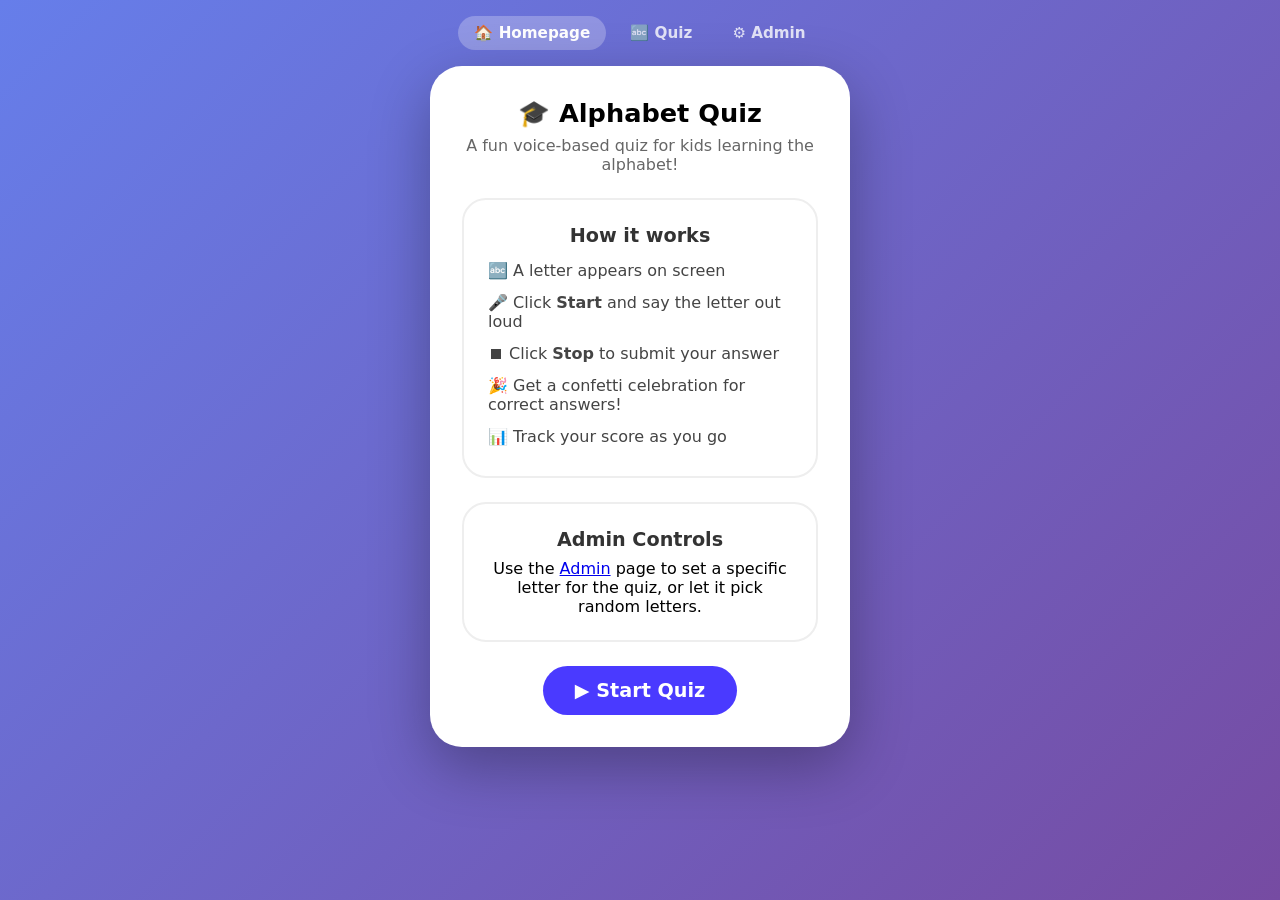
<file: index.html>
<!DOCTYPE html>
<html lang="en">
<head>
  <meta charset="UTF-8">
  <meta name="viewport" content="width=device-width, initial-scale=1.0">
  <title>Alphabet Quiz 🎓</title>
  <link rel="stylesheet" href="style.css">
</head>
<body>
  <nav class="navbar">
    <a href="index.html" class="nav-link active">🏠 Homepage</a>
    <a href="quiz.html" class="nav-link">🔤 Quiz</a>
    <a href="admin.html" class="nav-link">⚙️ Admin</a>
  </nav>

  <div class="container">
    <h1>🎓 Alphabet Quiz</h1>
    <p class="subtitle">A fun voice-based quiz for kids learning the alphabet!</p>

    <div class="card">
      <h2>How it works</h2>
      <ul class="feature-list">
        <li>🔤 A letter appears on screen</li>
        <li>🎤 Click <strong>Start</strong> and say the letter out loud</li>
        <li>⏹ Click <strong>Stop</strong> to submit your answer</li>
        <li>🎉 Get a confetti celebration for correct answers!</li>
        <li>📊 Track your score as you go</li>
      </ul>
    </div>

    <div class="card">
      <h2>Admin Controls</h2>
      <p>Use the <a href="admin.html">Admin</a> page to set a specific letter for the quiz, or let it pick random letters.</p>
    </div>

    <a href="quiz.html" class="start-quiz-btn">▶️ Start Quiz</a>
  </div>
</body>
</html>
</file>
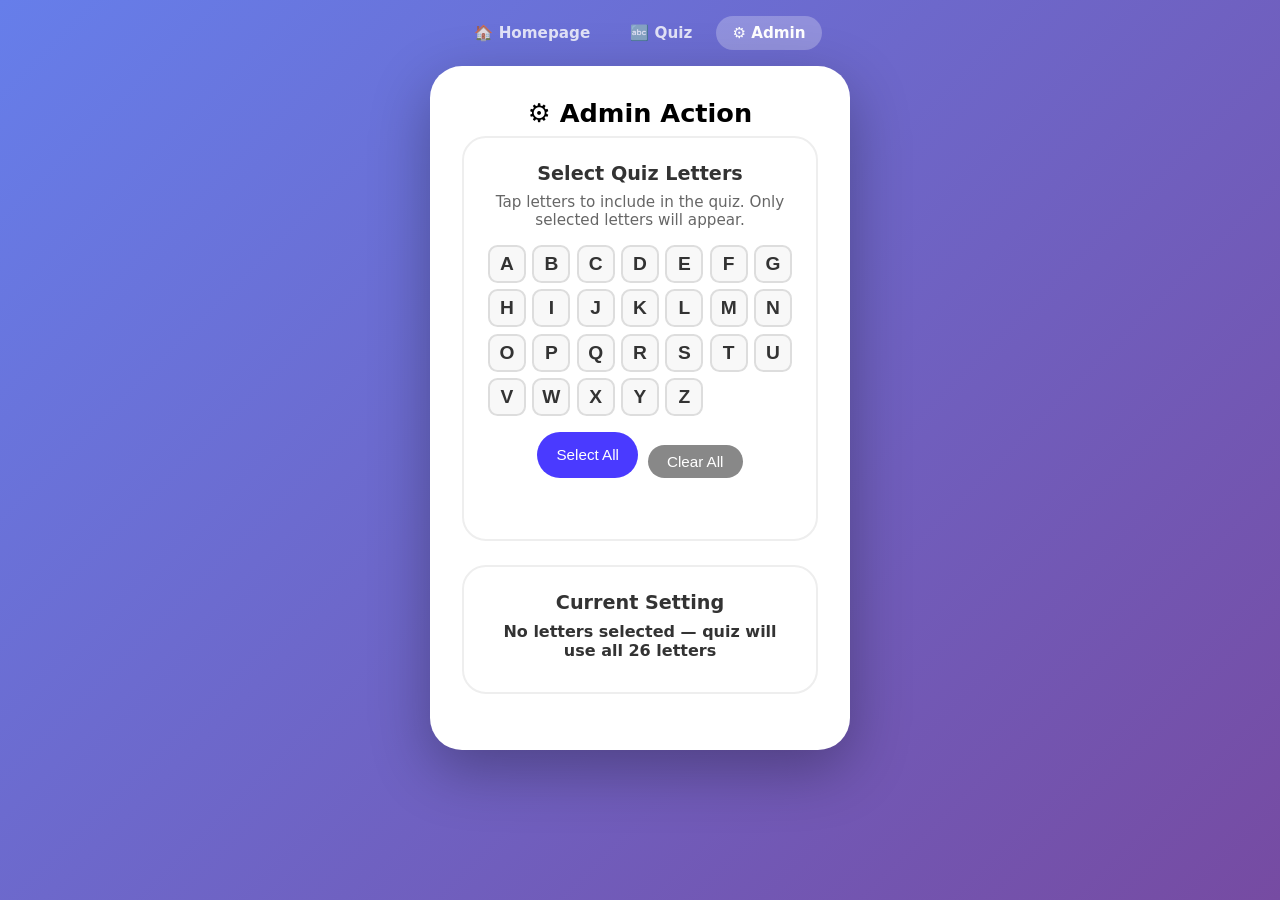
<file: admin.html>
<!DOCTYPE html>
<html lang="en">
<head>
  <meta charset="UTF-8">
  <meta name="viewport" content="width=device-width, initial-scale=1.0">
  <title>Admin - Alphabet Quiz 🎓</title>
  <link rel="stylesheet" href="style.css">
</head>
<body>
  <nav class="navbar">
    <a href="index.html" class="nav-link">🏠 Homepage</a>
    <a href="quiz.html" class="nav-link">🔤 Quiz</a>
    <a href="admin.html" class="nav-link active">⚙️ Admin</a>
  </nav>

  <div class="container">
    <h1>⚙️ Admin Action</h1>

    <div class="card">
      <h2>Select Quiz Letters</h2>
      <p class="admin-desc">Tap letters to include in the quiz. Only selected letters will appear.</p>
      <div id="alpha-board" class="alpha-board"></div>
      <div class="board-actions">
        <button id="select-all-btn" class="mic-btn start-btn small-btn">Select All</button>
        <button id="clear-btn" class="mic-btn clear-btn small-btn">Clear All</button>
      </div>
      <div id="admin-feedback" class="admin-feedback"></div>
    </div>

    <div class="card">
      <h2>Current Setting</h2>
      <p id="current-setting" class="current-setting"></p>
    </div>
  </div>

  <script src="admin.js"></script>
</body>
</html>
</file>
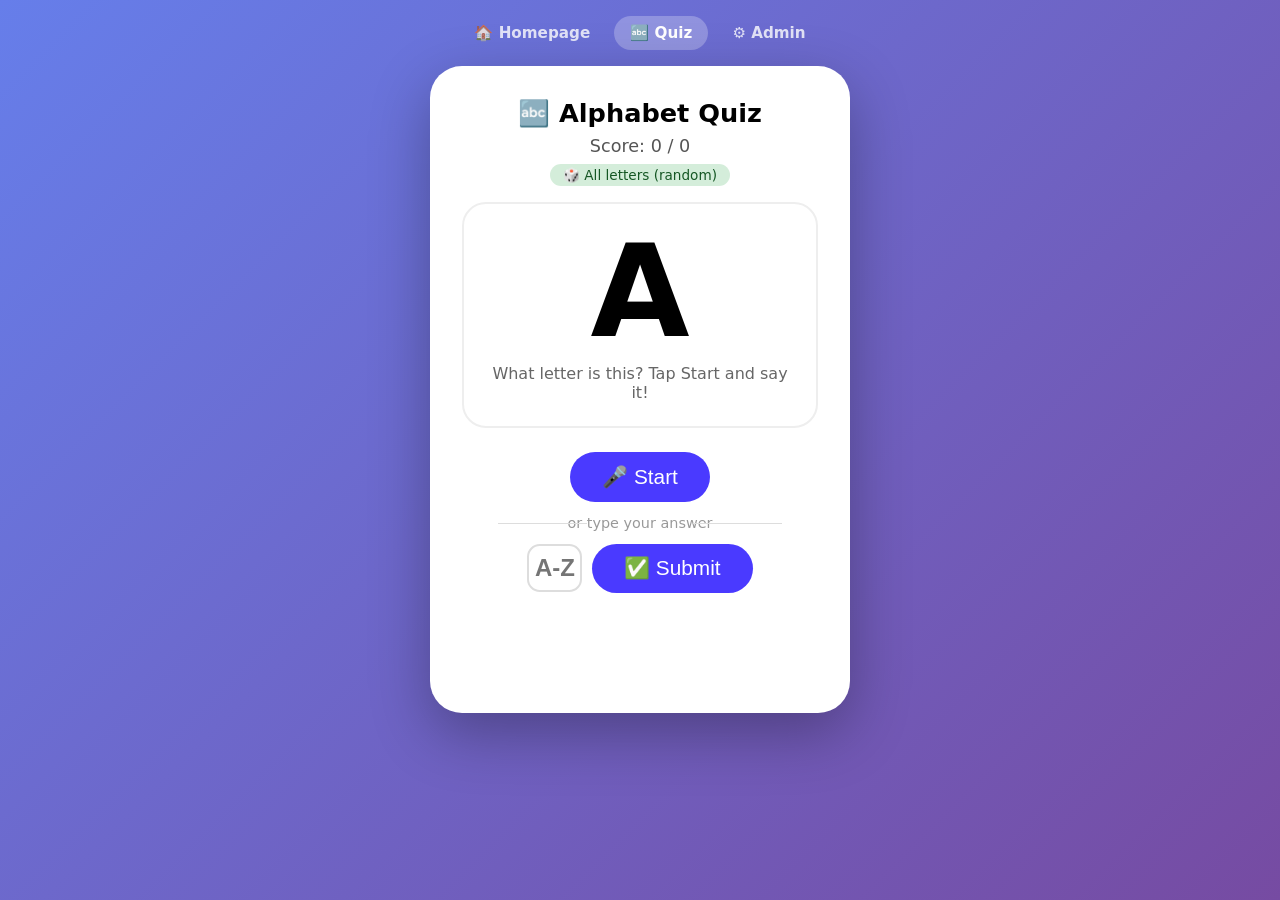
<file: quiz.html>
<!DOCTYPE html>
<html lang="en">
<head>
  <meta charset="UTF-8">
  <meta name="viewport" content="width=device-width, initial-scale=1.0">
  <title>Quiz - Alphabet Quiz 🎓</title>
  <link rel="stylesheet" href="style.css">
</head>
<body>
  <nav class="navbar">
    <a href="index.html" class="nav-link">🏠 Homepage</a>
    <a href="quiz.html" class="nav-link active">🔤 Quiz</a>
    <a href="admin.html" class="nav-link">⚙️ Admin</a>
  </nav>

  <div class="container">
    <h1>🔤 Alphabet Quiz</h1>
    <div class="score-board">Score: <span id="score">0</span> / <span id="total">0</span></div>
    <div id="mode-badge" class="mode-badge"></div>

    <div class="card">
      <div id="letter" class="letter">A</div>
      <p class="prompt">What letter is this? Tap Start and say it!</p>
    </div>

    <div class="btn-group">
      <button id="start-btn" class="mic-btn start-btn" aria-label="Start listening">🎤 Start</button>
      <button id="stop-btn" class="mic-btn stop-btn hidden" aria-label="Stop listening">⏹ Stop</button>
    </div>

    <div class="divider">or type your answer</div>
    <div class="type-answer">
      <input type="text" id="answer-input" class="answer-input" maxlength="1" placeholder="A-Z" autocomplete="off">
      <button id="submit-answer" class="mic-btn start-btn">✅ Submit</button>
    </div>
    <div id="feedback" class="feedback"></div>
    <div id="heard" class="heard"></div>
    <button id="next-btn" class="next-btn hidden">Next Letter ➡️</button>

    <div id="no-support" class="no-support hidden">
      ⚠️ Your browser doesn't support speech recognition. Please use Chrome or Edge.
    </div>
  </div>

  <script src="app.js"></script>
</body>
</html>
</file>
<file: style.css>
* { margin: 0; padding: 0; box-sizing: border-box; }

body {
  font-family: 'Segoe UI', system-ui, sans-serif;
  background: linear-gradient(135deg, #667eea 0%, #764ba2 100%);
  min-height: 100vh;
  display: flex;
  flex-direction: column;
  align-items: center;
  padding: 0 1rem 2rem;
}

/* Navbar */
.navbar {
  width: 100%;
  max-width: 500px;
  display: flex;
  gap: 0.5rem;
  padding: 1rem 0;
  justify-content: center;
}

.nav-link {
  color: rgba(255,255,255,0.8);
  text-decoration: none;
  padding: 0.5rem 1rem;
  border-radius: 2rem;
  font-weight: 600;
  font-size: 0.95rem;
  transition: background 0.2s;
}
.nav-link:hover { background: rgba(255,255,255,0.15); }
.nav-link.active { background: rgba(255,255,255,0.25); color: #fff; }

/* Container */
.container {
  background: #fff;
  border-radius: 2rem;
  padding: 2rem;
  text-align: center;
  max-width: 420px;
  width: 100%;
  box-shadow: 0 20px 60px rgba(0,0,0,0.3);
}

h1 { font-size: 1.6rem; margin-bottom: 0.5rem; }
h2 { font-size: 1.2rem; margin-bottom: 0.5rem; color: #333; }

.subtitle { color: #666; margin-bottom: 1.5rem; }

.score-board { font-size: 1.1rem; color: #555; margin-bottom: 0.5rem; }

.mode-badge {
  font-size: 0.85rem;
  display: inline-block;
  padding: 0.2rem 0.8rem;
  border-radius: 1rem;
  margin-bottom: 1rem;
}
.mode-badge.fixed { background: #fff3cd; color: #856404; }
.mode-badge.random { background: #d4edda; color: #155724; }

.card {
  background: #fff;
  border-radius: 1.5rem;
  padding: 1.5rem;
  margin-bottom: 1.5rem;
  border: 2px solid #eee;
  text-align: center;
}

.letter {
  font-size: 8rem;
  font-weight: 800;
  color: #000;
  line-height: 1;
  user-select: none;
}

.celebration { position: fixed; inset: 0; pointer-events: none; z-index: 10; }

.confetti {
  position: absolute;
  width: 10px;
  height: 10px;
  border-radius: 2px;
  top: -10px;
  animation: fall 1.5s ease-in forwards;
}

@keyframes fall { to { top: 110vh; opacity: 0; transform: rotate(720deg); } }

.prompt { color: #666; margin-top: 0.5rem; font-size: 1rem; }

/* Buttons */
.btn-group { display: flex; gap: 1rem; justify-content: center; }

.mic-btn {
  font-size: 1.3rem;
  padding: 0.8rem 2rem;
  border: none;
  border-radius: 3rem;
  color: #fff;
  cursor: pointer;
  transition: transform 0.15s, background 0.3s;
}
.mic-btn:active { transform: scale(0.95); }
.mic-btn:disabled { opacity: 0.5; cursor: not-allowed; }

.start-btn { background: #4a3aff; }
.start-btn:hover:not(:disabled) { background: #3728d6; }

.stop-btn { background: #e74c3c; animation: pulse 1s infinite; }
.stop-btn:hover { background: #c0392b; }

.clear-btn { background: #888; margin-top: 0.8rem; }
.clear-btn:hover { background: #666; }

@keyframes pulse {
  0%, 100% { box-shadow: 0 0 0 0 rgba(231,76,60,0.5); }
  50% { box-shadow: 0 0 0 14px rgba(231,76,60,0); }
}

.feedback { font-size: 2.5rem; min-height: 3rem; margin: 0.8rem 0 0.3rem; overflow: visible; }

.clap-anim { display: flex; justify-content: center; gap: 0.2rem; }

.clap-hand {
  font-size: 3.5rem;
  display: inline-block;
  animation: clap 0.4s ease-in-out 4;
}
.clap-hand.left { transform-origin: right center; }
.clap-hand.right { transform-origin: left center; }

@keyframes clap {
  0%, 100% { transform: rotate(0deg) scale(1); }
  50% { transform: rotate(15deg) scale(1.2); }
}

/* Happy overlay */
.happy-overlay {
  position: fixed;
  inset: 0;
  z-index: 20;
  display: flex;
  justify-content: center;
  align-items: center;
  backdrop-filter: blur(0px);
  background: rgba(0,0,0,0);
  transition: backdrop-filter 0.4s, background 0.4s;
}
.happy-overlay.show {
  backdrop-filter: blur(10px);
  background: rgba(0,0,0,0.3);
}

.happy-content {
  text-align: center;
  transform: scale(0);
  transition: transform 0.4s cubic-bezier(0.34, 1.56, 0.64, 1);
}
.happy-overlay.show .happy-content { transform: scale(1); }

.happy-emoji {
  font-size: 8rem;
  animation: bounce 0.6s ease infinite;
}

.happy-claps {
  font-size: 3rem;
  margin-top: 0.5rem;
  animation: clap 0.4s ease-in-out infinite;
}

.happy-stars {
  font-size: 1.8rem;
  color: #fff;
  font-weight: 700;
  margin-top: 0.5rem;
  text-shadow: 0 2px 10px rgba(0,0,0,0.3);
  animation: glow 1s ease-in-out infinite alternate;
}

.letter-image { text-align: center; }

.letter-image-emoji {
  font-size: 8rem;
  animation: popIn 0.5s cubic-bezier(0.34, 1.56, 0.64, 1);
}

.letter-image-pic {
  width: 200px;
  height: 200px;
  object-fit: cover;
  border-radius: 1.5rem;
  border: 4px solid #fff;
  box-shadow: 0 8px 30px rgba(0,0,0,0.3);
  animation: popIn 0.5s cubic-bezier(0.34, 1.56, 0.64, 1);
}

.letter-image-word {
  font-size: 2rem;
  color: #fff;
  font-weight: 700;
  margin-top: 0.5rem;
  text-shadow: 0 2px 10px rgba(0,0,0,0.3);
  animation: popIn 0.5s cubic-bezier(0.34, 1.56, 0.64, 1) 0.2s both;
}

@keyframes popIn {
  from { transform: scale(0); opacity: 0; }
  to { transform: scale(1); opacity: 1; }
}

@keyframes bounce {
  0%, 100% { transform: translateY(0); }
  50% { transform: translateY(-20px); }
}

@keyframes glow {
  from { opacity: 0.7; }
  to { opacity: 1; }
}

/* Sad overlay */
.sad-overlay.show { background: rgba(180,30,30,0.45); }

.sad-emoji {
  font-size: 8rem;
  animation: shake 0.5s ease-in-out 3;
  position: relative;
}

.tear {
  position: absolute;
  width: 12px;
  height: 18px;
  background: #5bc0de;
  border-radius: 0 0 50% 50%;
  opacity: 0;
  animation: tearDrop 1s ease-in infinite;
}
.tear.left { left: 28%; top: 55%; animation-delay: 0s; }
.tear.right { right: 28%; top: 55%; animation-delay: 0.5s; }

@keyframes tearDrop {
  0% { opacity: 0; transform: translateY(0) scale(1); }
  20% { opacity: 1; }
  100% { opacity: 0; transform: translateY(60px) scale(0.5); }
}

.sad-letter {
  font-size: 1.8rem;
  color: #fff;
  font-weight: 700;
  margin-top: 0.5rem;
}

.correct-letter {
  font-size: 3rem;
  color: #ffd93d;
}

.sad-msg {
  font-size: 1.3rem;
  color: #fff;
  margin-top: 0.5rem;
  opacity: 0.9;
}

@keyframes shake {
  0%, 100% { transform: translateX(0); }
  25% { transform: translateX(-15px); }
  75% { transform: translateX(15px); }
}
.heard { font-size: 0.95rem; color: #888; min-height: 1.4rem; }

.next-btn {
  margin-top: 1rem;
  font-size: 1.1rem;
  padding: 0.7rem 1.8rem;
  border: none;
  border-radius: 3rem;
  background: #27ae60;
  color: #fff;
  cursor: pointer;
}
.next-btn:hover { background: #1e8e4e; }

.hidden { display: none !important; }

.divider {
  color: #999;
  font-size: 0.9rem;
  margin: 0.8rem 0;
  position: relative;
}
.divider::before, .divider::after {
  content: '';
  position: absolute;
  top: 50%;
  width: 25%;
  height: 1px;
  background: #ddd;
}
.divider::before { left: 10%; }
.divider::after { right: 10%; }

.type-answer {
  display: flex;
  gap: 0.6rem;
  justify-content: center;
  align-items: center;
  margin-bottom: 0.5rem;
}

.answer-input {
  width: 55px;
  height: 48px;
  font-size: 1.5rem;
  text-align: center;
  text-transform: uppercase;
  border: 2px solid #ddd;
  border-radius: 0.8rem;
  outline: none;
  font-weight: 700;
}
.answer-input:focus { border-color: #4a3aff; }
.answer-input:disabled { opacity: 0.5; }

.no-support { margin-top: 1rem; color: #c0392b; font-weight: 600; }

/* Homepage */
.feature-list {
  list-style: none;
  text-align: left;
  padding: 0;
}
.feature-list li { padding: 0.4rem 0; font-size: 1rem; color: #444; }

.start-quiz-btn {
  display: inline-block;
  padding: 0.8rem 2rem;
  background: #4a3aff;
  color: #fff;
  text-decoration: none;
  border-radius: 3rem;
  font-size: 1.2rem;
  font-weight: 600;
  transition: background 0.2s;
}
.start-quiz-btn:hover { background: #3728d6; }

/* Admin */
.admin-desc { color: #666; margin-bottom: 1rem; font-size: 0.95rem; }

.alpha-board {
  display: grid;
  grid-template-columns: repeat(7, 1fr);
  gap: 0.4rem;
  margin-bottom: 1rem;
}

.alpha-tile {
  aspect-ratio: 1;
  border: 2px solid #ddd;
  border-radius: 0.6rem;
  background: #f8f8f8;
  font-size: 1.2rem;
  font-weight: 700;
  color: #333;
  cursor: pointer;
  transition: all 0.15s;
}
.alpha-tile:hover { border-color: #4a3aff; background: #f0edff; }
.alpha-tile.selected {
  background: #4a3aff;
  color: #fff;
  border-color: #4a3aff;
}

.board-actions {
  display: flex;
  gap: 0.6rem;
  justify-content: center;
  margin-bottom: 0.5rem;
}

.small-btn {
  font-size: 0.95rem;
  padding: 0.5rem 1.2rem;
}

.admin-feedback { margin-top: 0.8rem; font-weight: 600; min-height: 1.5rem; }

.current-setting { font-size: 1rem; color: #333; margin-bottom: 0.5rem; font-weight: 600; word-break: break-word; }

@media (max-width: 480px) {
  .letter { font-size: 6rem; }
  .container { padding: 1.5rem; }
  .navbar { gap: 0.3rem; }
  .nav-link { padding: 0.4rem 0.7rem; font-size: 0.85rem; }
}
</file>
